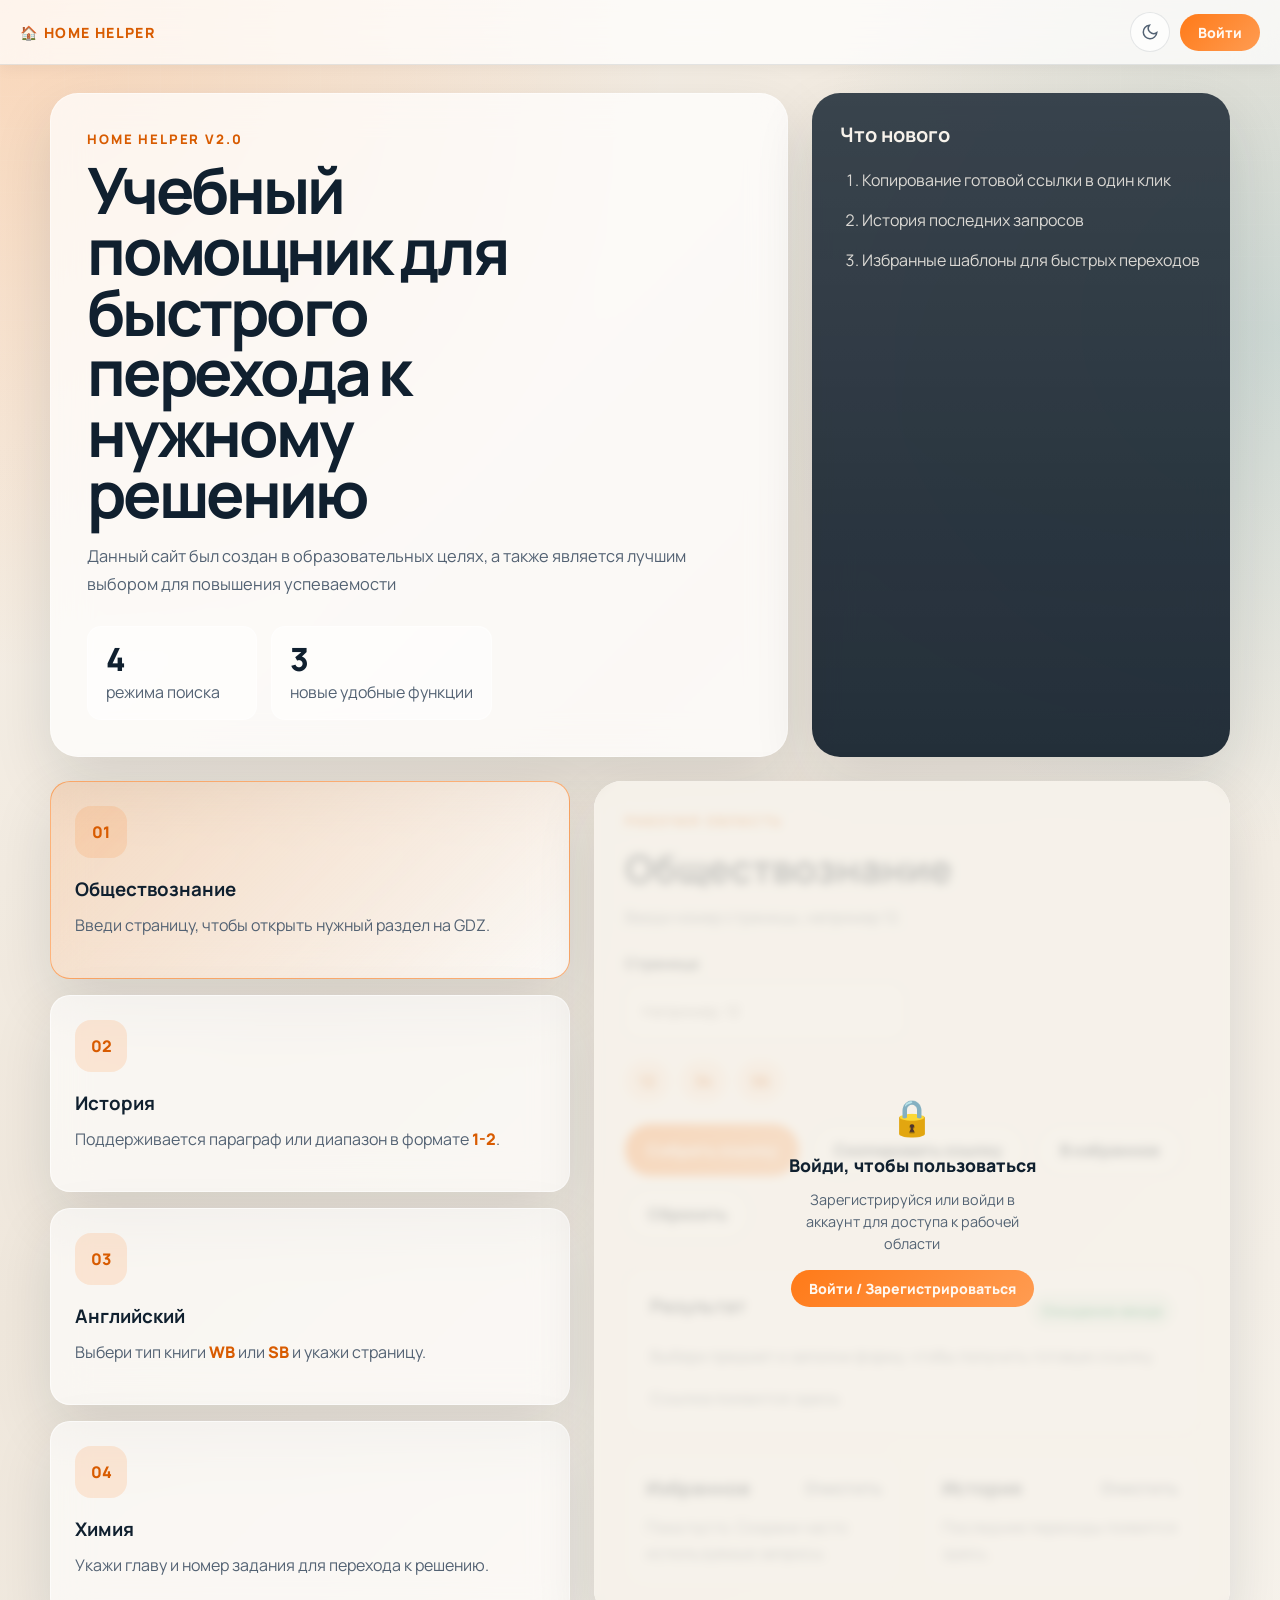
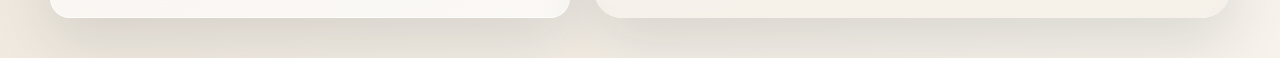
<file: index.html>
<!DOCTYPE html>
<html lang="ru" data-theme="light">
<head>
    <meta charset="UTF-8">
    <meta name="viewport" content="width=device-width, initial-scale=1.0">
    <title>Home Helper</title>
    <link rel="preconnect" href="https://fonts.googleapis.com">
    <link rel="preconnect" href="https://fonts.gstatic.com" crossorigin>
    <link href="https://fonts.googleapis.com/css2?family=Manrope:wght@400;500;700;800&display=swap" rel="stylesheet">
    <link rel="stylesheet" href="style.css">
</head>
<body>

<!-- ── TOPBAR ── -->
<nav class="topbar">
    <span class="topbar__brand">🏠 Home Helper</span>
    <div class="topbar__actions">
        <button class="theme-toggle" id="theme-toggle" aria-label="Переключить тему">
            <svg id="theme-icon" width="18" height="18" viewBox="0 0 24 24" fill="none"
                 stroke="currentColor" stroke-width="2">
                <path d="M21 12.79A9 9 0 1 1 11.21 3 7 7 0 0 0 21 12.79z"/>
            </svg>
        </button>
        <div id="auth-area"></div>
    </div>
</nav>

<!-- ── CONTENT ── -->
<div class="page-shell">
    <header class="hero">
        <div class="hero__content">
            <p class="hero__eyebrow">HOME HELPER v2.0</p>
            <h1>Учебный помощник для быстрого перехода к нужному решению</h1>
            <p class="hero__text">
                Данный сайт был создан в образовательных целях, а также является лучшим
                выбором для повышения успеваемости
            </p>
            <div class="hero__stats">
                <div class="stat-card">
                    <span class="stat-card__value">4</span>
                    <span class="stat-card__label">режима поиска</span>
                </div>
                <div class="stat-card">
                    <span class="stat-card__value">3</span>
                    <span class="stat-card__label">новые удобные функции</span>
                </div>
            </div>
        </div>
        <aside class="hero__panel">
            <h2>Что нового</h2>
            <ol class="command-list">
                <li>Копирование готовой ссылки в один клик</li>
                <li>История последних запросов</li>
                <li>Избранные шаблоны для быстрых переходов</li>
            </ol>
        </aside>
    </header>

    <main class="content-grid">
        <section class="subjects">
            <article class="subject-card subject-card--active" data-mode="1">
                <div class="subject-card__number">01</div>
                <h3>Обществознание</h3>
                <p>Введи страницу, чтобы открыть нужный раздел на GDZ.</p>
            </article>
            <article class="subject-card" data-mode="2">
                <div class="subject-card__number">02</div>
                <h3>История</h3>
                <p>Поддерживается параграф или диапазон в формате <code>1-2</code>.</p>
            </article>
            <article class="subject-card" data-mode="3">
                <div class="subject-card__number">03</div>
                <h3>Английский</h3>
                <p>Выбери тип книги <code>WB</code> или <code>SB</code> и укажи страницу.</p>
            </article>
            <article class="subject-card" data-mode="4">
                <div class="subject-card__number">04</div>
                <h3>Химия</h3>
                <p>Укажи главу и номер задания для перехода к решению.</p>
            </article>
        </section>

        <div class="workspace-wrap">
            <div class="locked-overlay" id="locked-overlay">
                <div class="locked-overlay__icon">🔒</div>
                <div class="locked-overlay__title">Войди, чтобы пользоваться</div>
                <div class="locked-overlay__text">
                    Зарегистрируйся или войди в аккаунт для доступа к рабочей области
                </div>
                <button class="auth-btn" id="locked-login-btn" style="margin-top:4px;">
                    Войти / Зарегистрироваться
                </button>
            </div>

            <section class="workspace">
                <div class="workspace__header">
                    <p class="workspace__label">Рабочая область</p>
                    <h2 id="form-title">Обществознание</h2>
                    <p class="workspace__hint" id="form-hint">Введи номер страницы, например 12.</p>
                </div>

                <form id="helper-form" class="helper-form">
                    <div class="form-layout" id="dynamic-fields">
                        <label class="field">
                            <span>Страница</span>
                            <input type="number" name="page" min="1" placeholder="Например, 12" required>
                        </label>
                    </div>
                    <div class="quick-tips" id="quick-tips"></div>
                    <div class="form-actions">
                        <button type="submit" class="button button--primary">Собрать ссылку</button>
                        <button type="button" class="button button--ghost" id="copy-button">Скопировать ссылку</button>
                        <button type="button" class="button button--ghost" id="favorite-button">В избранное</button>
                        <button type="button" class="button button--ghost" id="reset-button">Сбросить</button>
                    </div>
                </form>

                <section class="result-card" aria-live="polite">
                    <div class="result-card__header">
                        <h3>Результат</h3>
                        <span class="status-badge" id="status-badge">Ожидание ввода</span>
                    </div>
                    <p class="result-card__text" id="result-message">
                        Выбери предмет и заполни форму, чтобы получить готовую ссылку.
                    </p>
                    <a id="result-link" class="result-link result-link--disabled"
                       href="#" target="_blank" rel="noopener noreferrer" aria-disabled="true">
                        Ссылка появится здесь
                    </a>
                </section>

                <section class="storage-grid">
                    <section class="mini-panel">
                        <div class="mini-panel__header">
                            <h3>Избранное</h3>
                            <button type="button" class="text-button" id="clear-favorites-button">Очистить</button>
                        </div>
                        <div class="chip-list" id="favorites-list">
                            <p class="empty-state">Пока пусто. Сохрани часто используемые запросы.</p>
                        </div>
                    </section>
                    <section class="mini-panel">
                        <div class="mini-panel__header">
                            <h3>История</h3>
                            <button type="button" class="text-button" id="clear-history-button">Очистить</button>
                        </div>
                        <div class="history-list" id="history-list">
                            <p class="empty-state">Последние переходы появятся здесь.</p>
                        </div>
                    </section>
                </section>
            </section>
        </div>
    </main>
</div>

<!-- ── AUTH MODAL ── -->
<div class="modal-overlay" id="auth-modal" role="dialog" aria-modal="true" aria-label="Авторизация">
    <div class="modal">
        <button class="modal__close" id="modal-close" aria-label="Закрыть">
            <svg width="16" height="16" viewBox="0 0 24 24" fill="none"
                 stroke="currentColor" stroke-width="2.5">
                <path d="M18 6 6 18M6 6l12 12"/>
            </svg>
        </button>
        <p class="modal__eyebrow">Home Helper v2.0</p>
        <h2 class="modal__title">Добро пожаловать</h2>
        <p class="modal__subtitle">Войди или создай аккаунт, чтобы пользоваться всеми функциями.</p>

        <div class="modal__tabs">
            <button class="modal__tab is-active" data-tab="login">Войти</button>
            <button class="modal__tab" data-tab="register">Регистрация</button>
        </div>

        <div id="tab-login">
            <form class="auth-form" id="login-form" novalidate>
                <div id="login-error" class="auth-error"></div>
                <div class="auth-field">
                    <label for="login-username">Имя пользователя</label>
                    <input type="text" id="login-username" placeholder="Введи логин"
                           autocomplete="username" required>
                </div>
                <div class="auth-field">
                    <label for="login-password">Пароль</label>
                    <input type="password" id="login-password" placeholder="Введи пароль"
                           autocomplete="current-password" required>
                </div>
                <button type="submit" class="auth-submit">Войти</button>
            </form>
        </div>

        <div id="tab-register" style="display:none;">
            <form class="auth-form" id="register-form" novalidate>
                <div id="register-error" class="auth-error"></div>
                <div class="auth-field">
                    <label for="reg-username">Имя пользователя</label>
                    <input type="text" id="reg-username"
                           placeholder="Придумай логин (мин. 3 символа)"
                           autocomplete="username" required>
                </div>
                <div class="auth-field">
                    <label for="reg-password">Пароль</label>
                    <input type="password" id="reg-password"
                           placeholder="Придумай пароль (мин. 6 символов)"
                           autocomplete="new-password" required>
                </div>
                <div class="auth-field">
                    <label for="reg-password2">Повтори пароль</label>
                    <input type="password" id="reg-password2"
                           placeholder="Введи пароль ещё раз"
                           autocomplete="new-password" required>
                </div>
                <button type="submit" class="auth-submit">Зарегистрироваться</button>
            </form>
        </div>
    </div>
</div>

<!-- ── TOAST ── -->
<div class="toast" id="toast" role="status" aria-live="polite"></div>

<!-- ── SCRIPTS ── -->
<script src="db.js"></script>
<script>
// ════════════════════════════════════════
//  THEME
// ════════════════════════════════════════
const html        = document.documentElement;
const themeToggle = document.getElementById("theme-toggle");
const themeIcon   = document.getElementById("theme-icon");
let darkMode      = window.matchMedia("(prefers-color-scheme: dark)").matches;
applyTheme(darkMode);

themeToggle.addEventListener("click", () => { darkMode = !darkMode; applyTheme(darkMode); });

function applyTheme(dark) {
    html.setAttribute("data-theme", dark ? "dark" : "light");
    themeIcon.innerHTML = dark
        ? '<circle cx="12" cy="12" r="5"/><path d="M12 1v2M12 21v2M4.22 4.22l1.42 1.42M18.36 18.36l1.42 1.42M1 12h2M21 12h2M4.22 19.78l1.42-1.42M18.36 5.64l1.42-1.42"/>'
        : '<path d="M21 12.79A9 9 0 1 1 11.21 3 7 7 0 0 0 21 12.79z"/>';
    themeToggle.setAttribute("aria-label", dark ? "Включить светлую тему" : "Включить тёмную тему");
}

// ════════════════════════════════════════
//  AUTH UI
// ════════════════════════════════════════
const authModal      = document.getElementById("auth-modal");
const modalClose     = document.getElementById("modal-close");
const authArea       = document.getElementById("auth-area");
const lockedOverlay  = document.getElementById("locked-overlay");
const lockedLoginBtn = document.getElementById("locked-login-btn");
const toast          = document.getElementById("toast");

const tabs           = document.querySelectorAll(".modal__tab");
const tabLogin       = document.getElementById("tab-login");
const tabRegister    = document.getElementById("tab-register");
const loginForm      = document.getElementById("login-form");
const registerForm   = document.getElementById("register-form");
const loginError     = document.getElementById("login-error");
const registerError  = document.getElementById("register-error");

function openModal(tab = "login") {
    authModal.classList.add("is-open");
    switchTab(tab);
    setTimeout(() => document.getElementById(
        tab === "login" ? "login-username" : "reg-username"
    ).focus(), 50);
}
function closeModal() {
    authModal.classList.remove("is-open");
    loginError.classList.remove("is-visible");
    registerError.classList.remove("is-visible");
    loginForm.reset();
    registerForm.reset();
}
function switchTab(name) {
    tabs.forEach(t => t.classList.toggle("is-active", t.dataset.tab === name));
    tabLogin.style.display    = name === "login"    ? "" : "none";
    tabRegister.style.display = name === "register" ? "" : "none";
}
function showToast(msg) {
    toast.textContent = msg;
    toast.classList.add("is-visible");
    setTimeout(() => toast.classList.remove("is-visible"), 2800);
}

function renderAuthArea() {
    const user = DB.getCurrentUser();
    if (user) {
        authArea.innerHTML = `
            <div class="user-menu">
                <div class="user-badge">
                    <div class="user-badge__avatar">${user[0].toUpperCase()}</div>
                    ${user}
                </div>
                <button class="logout-btn" id="logout-btn">⏻ Выйти</button>
            </div>`;
        document.getElementById("logout-btn").addEventListener("click", doLogout);
        lockedOverlay.classList.remove("is-active");
    } else {
        authArea.innerHTML = `<button class="auth-btn" id="open-auth-btn">Войти</button>`;
        document.getElementById("open-auth-btn").addEventListener("click", () => openModal("login"));
        lockedOverlay.classList.add("is-active");
    }
}

function doLogout() {
    DB.logout();
    renderAuthArea();
    showToast("Ты вышел из аккаунта");
}

tabs.forEach(t => t.addEventListener("click", () => switchTab(t.dataset.tab)));
modalClose.addEventListener("click", closeModal);
authModal.addEventListener("click", e => { if (e.target === authModal) closeModal(); });
lockedLoginBtn.addEventListener("click", () => openModal("login"));

loginForm.addEventListener("submit", e => {
    e.preventDefault();
    const username = document.getElementById("login-username").value.trim();
    const password = document.getElementById("login-password").value;
    const err = DB.login(username, password);
    if (err) {
        loginError.textContent = err;
        loginError.classList.add("is-visible");
    } else {
        loginError.classList.remove("is-visible");
        closeModal();
        renderAuthArea();
        showToast(`Привет, ${DB.getCurrentUser()}! 👋`);
    }
});

registerForm.addEventListener("submit", e => {
    e.preventDefault();
    const username  = document.getElementById("reg-username").value.trim();
    const password  = document.getElementById("reg-password").value;
    const password2 = document.getElementById("reg-password2").value;
    const err = DB.register(username, password, password2);
    if (err) {
        registerError.textContent = err;
        registerError.classList.add("is-visible");
    } else {
        registerError.classList.remove("is-visible");
        closeModal();
        renderAuthArea();
        showToast(`Аккаунт создан! Добро пожаловать, ${DB.getCurrentUser()} 🎉`);
    }
});

renderAuthArea();

// ════════════════════════════════════════
//  MAIN APP
// ════════════════════════════════════════
const subjectCards        = document.querySelectorAll(".subject-card");
const formTitle           = document.getElementById("form-title");
const formHint            = document.getElementById("form-hint");
const dynamicFields       = document.getElementById("dynamic-fields");
const helperForm          = document.getElementById("helper-form");
const resetButton         = document.getElementById("reset-button");
const copyButton          = document.getElementById("copy-button");
const favoriteButton      = document.getElementById("favorite-button");
const clearHistoryButton  = document.getElementById("clear-history-button");
const clearFavButton      = document.getElementById("clear-favorites-button");
const quickTips           = document.getElementById("quick-tips");
const resultMessage       = document.getElementById("result-message");
const resultLink          = document.getElementById("result-link");
const statusBadge         = document.getElementById("status-badge");
const historyList         = document.getElementById("history-list");
const favoritesList       = document.getElementById("favorites-list");

const HIST_KEY = "home-helper-history";
const FAV_KEY  = "home-helper-favorites";

const modes = {
    1: {
        title: "Обществознание",
        hint: "Введи номер страницы, например 12.",
        tips: ["12","34","56"],
        fields: `<label class="field"><span>Страница</span><input type="number" name="page" min="1" placeholder="Например, 12" required></label>`,
        validate(fd) { const p=Number(fd.get("page")); if(!Number.isInteger(p)||p<1) throw new Error("Укажи корректный номер страницы."); },
        buildUrl(fd) { return `https://gdz.ru/class-8/obshhestvoznanie/bogolyubov-gorodeckaya/${fd.get("page")}-s/`; },
        successText: "Ссылка для обществознания готова.",
        describe(fd) { return `Обществознание: стр. ${fd.get("page")}`; },
        applyFavorite(e) { helperForm.elements.namedItem("page").value = e.values.page||""; }
    },
    2: {
        title: "История",
        hint: "Можно вводить один параграф или диапазон, например 1-2.",
        tips: ["1","1-2","7-8"],
        fields: `<label class="field"><span>Параграф или диапазон</span><input type="text" name="range" placeholder="Например, 1-2" required></label>`,
        validate(fd) { if(!/^\d+(-\d+)?$/.test(fd.get("range").trim())) throw new Error("Используй формат 1 или 1-2."); },
        buildUrl(fd) { return `https://reshak.ru/otvet/reshebniki.php?otvet=${encodeURIComponent(fd.get("range").trim())}&predmet=medinsky_torkunov8`; },
        successText: "Ссылка для истории готова.",
        describe(fd) { return `История: ${fd.get("range").trim()}`; },
        applyFavorite(e) { helperForm.elements.namedItem("range").value = e.values.range||""; }
    },
    3: {
        title: "Английский",
        hint: "WB — workbook, SB — student book.",
        tips: ["WB / 45","SB / 12","WB / 76"],
        fields: `
            <label class="field"><span>Тип книги</span>
                <select name="book" required><option value="WB">WB</option><option value="SB">SB</option></select>
            </label>
            <label class="field"><span>Страница</span>
                <input type="number" name="page" min="1" placeholder="Например, 45" required>
            </label>`,
        validate(fd) {
            if(!["WB","SB"].includes(fd.get("book"))) throw new Error("Выбери WB или SB.");
            if(!Number.isInteger(Number(fd.get("page")))||Number(fd.get("page"))<1) throw new Error("Укажи корректный номер страницы.");
        },
        buildUrl(fd) {
            return fd.get("book")==="WB"
                ? `https://gdz.ru/class-8/english/spotlight-workbook/${fd.get("page")}-s/`
                : `https://gdz.ru/class-8/english/reshebnik-spotlight-8-angliyskiy-v-fokuse-vaulina-yu-e/${fd.get("page")}-s/`;
        },
        successText: "Ссылка для английского готова.",
        describe(fd) { return `Английский: ${fd.get("book")} / стр. ${fd.get("page")}`; },
        applyFavorite(e) {
            helperForm.elements.namedItem("book").value = e.values.book||"WB";
            helperForm.elements.namedItem("page").value = e.values.page||"";
        }
    },
    4: {
        title: "Химия",
        hint: "Укажи номер главы и задания, например 3 и 38.",
        tips: ["3 / 38","5 / 12","7 / 41"],
        fields: `
            <label class="field"><span>Глава</span>
                <input type="number" name="chapter" min="1" placeholder="Например, 3" required>
            </label>
            <label class="field"><span>Номер задания</span>
                <input type="number" name="task" min="1" placeholder="Например, 38" required>
            </label>`,
        validate(fd) {
            if(!Number.isInteger(Number(fd.get("chapter")))||Number(fd.get("chapter"))<1
            || !Number.isInteger(Number(fd.get("task")))||Number(fd.get("task"))<1)
                throw new Error("Укажи корректные главу и номер задания.");
        },
        buildUrl(fd) { return `https://gdz.ru/class-8/himiya/sbornik-zadach-po-himii-8-klass-kuznecov/${fd.get("chapter")}-chapter-${fd.get("task")}/`; },
        successText: "Ссылка для химии готова.",
        describe(fd) { return `Химия: гл. ${fd.get("chapter")}, зад. ${fd.get("task")}`; },
        applyFavorite(e) {
            helperForm.elements.namedItem("chapter").value = e.values.chapter||"";
            helperForm.elements.namedItem("task").value    = e.values.task||"";
        }
    }
};

let currentMode = "1";
let lastGeneratedUrl = "";

function getStorage(key) { try { return JSON.parse(localStorage.getItem(key)||"[]"); } catch { return []; } }
function setStorage(key, val) { try { localStorage.setItem(key, JSON.stringify(val)); } catch {} }
function getCurrentFormValues() { return Object.fromEntries(new FormData(helperForm).entries()); }

function setMode(mode) {
    currentMode = String(mode);
    const cfg = modes[mode];
    subjectCards.forEach(c => c.classList.toggle("subject-card--active", c.dataset.mode === String(mode)));
    formTitle.textContent   = cfg.title;
    formHint.textContent    = cfg.hint;
    dynamicFields.innerHTML = cfg.fields;
    renderTips(cfg.tips);
    helperForm.reset();
    resetResult();
}
function renderTips(tips) {
    quickTips.innerHTML = tips.map(t => `<button type="button" class="tip-chip">${t}</button>`).join("");
}
function resetResult() {
    lastGeneratedUrl = "";
    resultMessage.textContent = "Выбери предмет и заполни форму, чтобы получить готовую ссылку.";
    resultLink.textContent = "Ссылка появится здесь";
    resultLink.href = "#";
    resultLink.setAttribute("aria-disabled","true");
    resultLink.classList.add("result-link--disabled");
    statusBadge.textContent = "Ожидание ввода";
}
function showResult(url, text) {
    lastGeneratedUrl = url;
    resultMessage.textContent = text;
    resultLink.textContent = url;
    resultLink.href = url;
    resultLink.setAttribute("aria-disabled","false");
    resultLink.classList.remove("result-link--disabled");
    statusBadge.textContent = "Готово";
}
function saveHistory(entry) {
    const h = getStorage(HIST_KEY).filter(i => i.url !== entry.url).slice(0, 7);
    h.unshift(entry);
    setStorage(HIST_KEY, h.slice(0,8));
    renderHistory();
}
function saveFavorite() {
    const cfg = modes[currentMode];
    const fd  = new FormData(helperForm);
    try { cfg.validate(fd); } catch(err) {
        statusBadge.textContent   = "Ошибка";
        resultMessage.textContent = err.message; return;
    }
    const entry = { id:`${currentMode}-${Date.now()}`, mode: currentMode, label: cfg.describe(fd), values: getCurrentFormValues() };
    const favs  = getStorage(FAV_KEY);
    favs.unshift(entry);
    setStorage(FAV_KEY, favs.slice(0,8));
    renderFavorites();
    statusBadge.textContent   = "Сохранено";
    resultMessage.textContent = "Шаблон добавлен в избранное.";
}
function renderHistory() {
    const h = getStorage(HIST_KEY);
    historyList.innerHTML = h.length
        ? h.map(e => `<button type="button" class="history-item" data-url="${e.url}">
                <span class="history-item__title">${e.label}</span>
                <span class="history-item__url">${e.url}</span>
              </button>`).join("")
        : '<p class="empty-state">Последние переходы появятся здесь.</p>';
}
function renderFavorites() {
    const f = getStorage(FAV_KEY);
    favoritesList.innerHTML = f.length
        ? f.map(e => `<button type="button" class="favorite-chip" data-id="${e.id}">${e.label}</button>`).join("")
        : '<p class="empty-state">Пока пусто. Сохрани часто используемые запросы.</p>';
}
function applyFavoriteById(id) {
    const entry = getStorage(FAV_KEY).find(i => i.id === id);
    if (!entry) return;
    setMode(entry.mode);
    modes[entry.mode].applyFavorite(entry);
    statusBadge.textContent   = "Шаблон загружен";
    resultMessage.textContent = "Данные из избранного подставлены в форму.";
}
async function copyResultLink() {
    if (!lastGeneratedUrl) { statusBadge.textContent="Нет ссылки"; resultMessage.textContent="Сначала собери ссылку."; return; }
    try {
        await navigator.clipboard.writeText(lastGeneratedUrl);
        statusBadge.textContent="Скопировано";
        resultMessage.textContent="Ссылка скопирована в буфер обмена.";
    } catch {
        statusBadge.textContent="Ошибка";
        resultMessage.textContent="Не удалось скопировать ссылку автоматически.";
    }
}
function applyTip(value) {
    if (currentMode==="1") helperForm.elements.namedItem("page").value=value;
    else if (currentMode==="2") helperForm.elements.namedItem("range").value=value;
    else if (currentMode==="3") {
        const [book,page]=value.split("/").map(p=>p.trim());
        helperForm.elements.namedItem("book").value=book;
        helperForm.elements.namedItem("page").value=page;
    } else {
        const [ch,task]=value.split("/").map(p=>p.trim());
        helperForm.elements.namedItem("chapter").value=ch;
        helperForm.elements.namedItem("task").value=task;
    }
}

subjectCards.forEach(c => c.addEventListener("click", () => setMode(c.dataset.mode)));

helperForm.addEventListener("submit", e => {
    e.preventDefault();
    const cfg = modes[currentMode];
    const fd  = new FormData(helperForm);
    try {
        cfg.validate(fd);
        const url = cfg.buildUrl(fd);
        showResult(url, cfg.successText);
        saveHistory({ label: cfg.describe(fd), url, mode: currentMode });
        window.open(url, "_blank", "noopener,noreferrer");
    } catch(err) {
        statusBadge.textContent   = "Ошибка";
        resultMessage.textContent = err.message || "Проверь введённые данные.";
    }
});

resetButton.addEventListener("click", () => { helperForm.reset(); resetResult(); });
copyButton.addEventListener("click", copyResultLink);
favoriteButton.addEventListener("click", saveFavorite);
clearHistoryButton.addEventListener("click", () => { try { localStorage.removeItem(HIST_KEY); } catch {} renderHistory(); });
clearFavButton.addEventListener("click",    () => { try { localStorage.removeItem(FAV_KEY);  } catch {} renderFavorites(); });

quickTips.addEventListener("click", e => {
    const b = e.target.closest(".tip-chip");
    if (b) applyTip(b.textContent.trim());
});
historyList.addEventListener("click", e => {
    const i = e.target.closest(".history-item");
    if (i) window.open(i.dataset.url, "_blank", "noopener,noreferrer");
});
favoritesList.addEventListener("click", e => {
    const i = e.target.closest(".favorite-chip");
    if (i) applyFavoriteById(i.dataset.id);
});
document.addEventListener("keydown", e => {
    if (e.key === "Escape") {
        if (authModal.classList.contains("is-open")) closeModal();
        else { helperForm.reset(); resetResult(); }
    }
});

renderHistory();
renderFavorites();
setMode(currentMode);
</script>
</body>
</html>
</file>
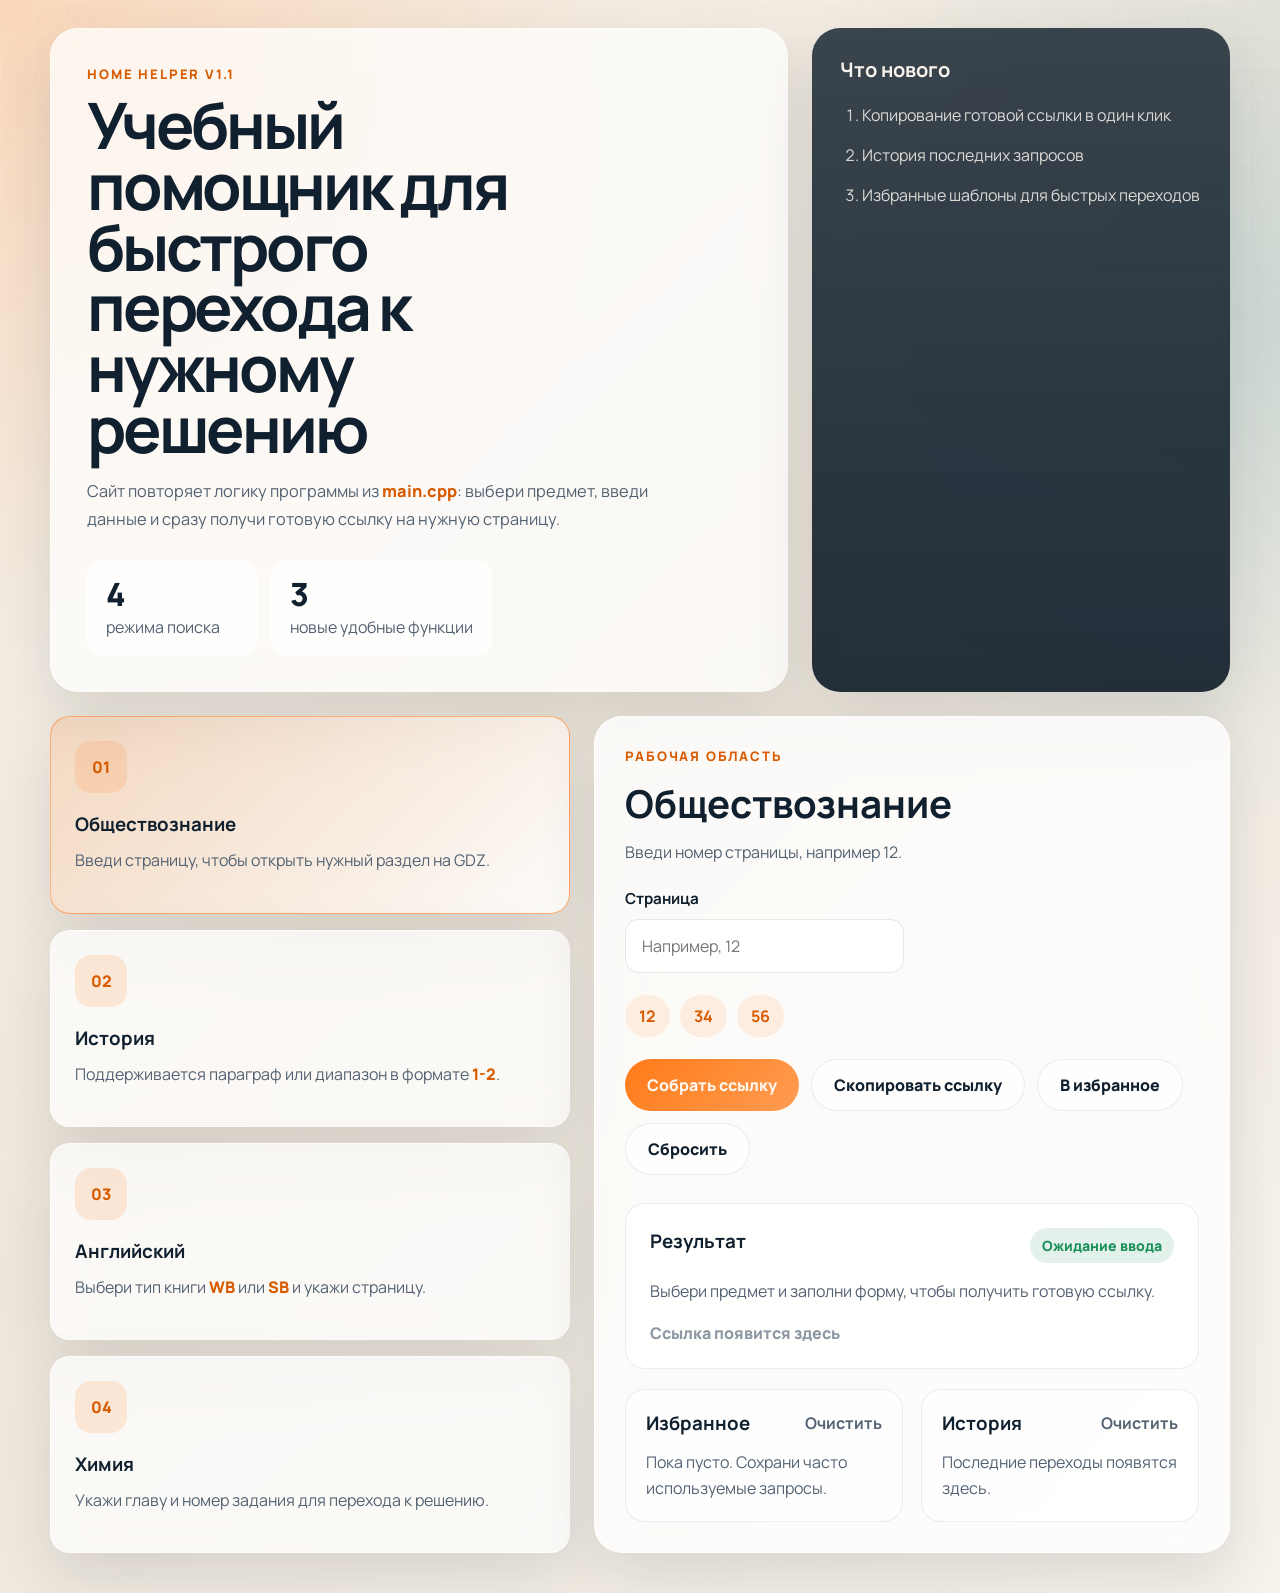
<file: FrontCode/index.html>
<!DOCTYPE html>
<html lang="ru">
<head>
    <meta charset="UTF-8">
    <meta name="viewport" content="width=device-width, initial-scale=1.0">
    <title>Home Helper</title>
    <link rel="preconnect" href="https://fonts.googleapis.com">
    <link rel="preconnect" href="https://fonts.gstatic.com" crossorigin>
    <link href="https://fonts.googleapis.com/css2?family=Manrope:wght@400;500;700;800&display=swap" rel="stylesheet">
    <link rel="stylesheet" href="style.css">
</head>
<body>
    <div class="page-shell">
        <header class="hero">
            <div class="hero__content">
                <p class="hero__eyebrow">HOME HELPER v1.1</p>
                <h1>Учебный помощник для быстрого перехода к нужному решению</h1>
                <p class="hero__text">
                    Сайт повторяет логику программы из <code>main.cpp</code>: выбери предмет, введи данные
                    и сразу получи готовую ссылку на нужную страницу.
                </p>
                <div class="hero__stats">
                    <div class="stat-card">
                        <span class="stat-card__value">4</span>
                        <span class="stat-card__label">режима поиска</span>
                    </div>
                    <div class="stat-card">
                        <span class="stat-card__value">3</span>
                        <span class="stat-card__label">новые удобные функции</span>
                    </div>
                </div>
            </div>
            <aside class="hero__panel">
                <h2>Что нового</h2>
                <ol class="command-list">
                    <li>Копирование готовой ссылки в один клик</li>
                    <li>История последних запросов</li>
                    <li>Избранные шаблоны для быстрых переходов</li>
                </ol>
            </aside>
        </header>

        <main class="content-grid">
            <section class="subjects">
                <article class="subject-card subject-card--active" data-mode="1">
                    <div class="subject-card__number">01</div>
                    <h3>Обществознание</h3>
                    <p>Введи страницу, чтобы открыть нужный раздел на GDZ.</p>
                </article>

                <article class="subject-card" data-mode="2">
                    <div class="subject-card__number">02</div>
                    <h3>История</h3>
                    <p>Поддерживается параграф или диапазон в формате <code>1-2</code>.</p>
                </article>

                <article class="subject-card" data-mode="3">
                    <div class="subject-card__number">03</div>
                    <h3>Английский</h3>
                    <p>Выбери тип книги <code>WB</code> или <code>SB</code> и укажи страницу.</p>
                </article>

                <article class="subject-card" data-mode="4">
                    <div class="subject-card__number">04</div>
                    <h3>Химия</h3>
                    <p>Укажи главу и номер задания для перехода к решению.</p>
                </article>
            </section>

            <section class="workspace">
                <div class="workspace__header">
                    <p class="workspace__label">Рабочая область</p>
                    <h2 id="form-title">Обществознание</h2>
                    <p class="workspace__hint" id="form-hint">Введи номер страницы, например 12.</p>
                </div>

                <form id="helper-form" class="helper-form">
                    <div class="form-layout" id="dynamic-fields">
                        <label class="field">
                            <span>Страница</span>
                            <input type="number" name="page" min="1" placeholder="Например, 12" required>
                        </label>
                    </div>

                    <div class="quick-tips" id="quick-tips"></div>

                    <div class="form-actions">
                        <button type="submit" class="button button--primary">Собрать ссылку</button>
                        <button type="button" class="button button--ghost" id="copy-button">Скопировать ссылку</button>
                        <button type="button" class="button button--ghost" id="favorite-button">В избранное</button>
                        <button type="button" class="button button--ghost" id="reset-button">Сбросить</button>
                    </div>
                </form>

                <section class="result-card" aria-live="polite">
                    <div class="result-card__header">
                        <h3>Результат</h3>
                        <span class="status-badge" id="status-badge">Ожидание ввода</span>
                    </div>

                    <p class="result-card__text" id="result-message">
                        Выбери предмет и заполни форму, чтобы получить готовую ссылку.
                    </p>

                    <a id="result-link" class="result-link result-link--disabled" href="#" target="_blank" rel="noopener noreferrer" aria-disabled="true">
                        Ссылка появится здесь
                    </a>
                </section>

                <section class="storage-grid">
                    <section class="mini-panel">
                        <div class="mini-panel__header">
                            <h3>Избранное</h3>
                            <button type="button" class="text-button" id="clear-favorites-button">Очистить</button>
                        </div>
                        <div class="chip-list" id="favorites-list">
                            <p class="empty-state">Пока пусто. Сохрани часто используемые запросы.</p>
                        </div>
                    </section>

                    <section class="mini-panel">
                        <div class="mini-panel__header">
                            <h3>История</h3>
                            <button type="button" class="text-button" id="clear-history-button">Очистить</button>
                        </div>
                        <div class="history-list" id="history-list">
                            <p class="empty-state">Последние переходы появятся здесь.</p>
                        </div>
                    </section>
                </section>
            </section>
        </main>
    </div>

    <script>
        const subjectCards = document.querySelectorAll(".subject-card");
        const formTitle = document.getElementById("form-title");
        const formHint = document.getElementById("form-hint");
        const dynamicFields = document.getElementById("dynamic-fields");
        const helperForm = document.getElementById("helper-form");
        const resetButton = document.getElementById("reset-button");
        const copyButton = document.getElementById("copy-button");
        const favoriteButton = document.getElementById("favorite-button");
        const clearHistoryButton = document.getElementById("clear-history-button");
        const clearFavoritesButton = document.getElementById("clear-favorites-button");
        const quickTips = document.getElementById("quick-tips");
        const resultMessage = document.getElementById("result-message");
        const resultLink = document.getElementById("result-link");
        const statusBadge = document.getElementById("status-badge");
        const historyList = document.getElementById("history-list");
        const favoritesList = document.getElementById("favorites-list");

        const historyStorageKey = "home-helper-history";
        const favoritesStorageKey = "home-helper-favorites";

        const modes = {
            1: {
                title: "Обществознание",
                hint: "Введи номер страницы, например 12.",
                tips: ["12", "34", "56"],
                fields: `
                    <label class="field">
                        <span>Страница</span>
                        <input type="number" name="page" min="1" placeholder="Например, 12" required>
                    </label>
                `,
                validate(formData) {
                    const page = Number(formData.get("page"));
                    if (!Number.isInteger(page) || page < 1) {
                        throw new Error("Укажи корректный номер страницы.");
                    }
                },
                buildUrl(formData) {
                    const page = formData.get("page");
                    return `https://gdz.ru/class-8/obshhestvoznanie/bogolyubov-gorodeckaya/${page}-s/`;
                },
                successText: "Ссылка для обществознания готова.",
                describe(formData) {
                    return `Обществознание: страница ${formData.get("page")}`;
                },
                applyFavorite(entry) {
                    const input = helperForm.elements.namedItem("page");
                    input.value = entry.values.page || "";
                }
            },
            2: {
                title: "История",
                hint: "Можно вводить один параграф или диапазон, например 1-2.",
                tips: ["1", "1-2", "7-8"],
                fields: `
                    <label class="field">
                        <span>Параграф или диапазон</span>
                        <input type="text" name="range" placeholder="Например, 1-2" required>
                    </label>
                `,
                validate(formData) {
                    const range = formData.get("range").trim();
                    if (!/^\d+(-\d+)?$/.test(range)) {
                        throw new Error("Для истории используй формат 1 или 1-2.");
                    }
                },
                buildUrl(formData) {
                    const range = formData.get("range").trim();
                    return `https://reshak.ru/otvet/reshebniki.php?otvet=${encodeURIComponent(range)}&predmet=medinsky_torkunov8`;
                },
                successText: "Ссылка для истории готова.",
                describe(formData) {
                    return `История: ${formData.get("range").trim()}`;
                },
                applyFavorite(entry) {
                    const input = helperForm.elements.namedItem("range");
                    input.value = entry.values.range || "";
                }
            },
            3: {
                title: "Английский",
                hint: "WB — workbook, SB — student book.",
                tips: ["WB / 45", "SB / 12", "WB / 76"],
                fields: `
                    <label class="field">
                        <span>Тип книги</span>
                        <select name="book" required>
                            <option value="WB">WB</option>
                            <option value="SB">SB</option>
                        </select>
                    </label>
                    <label class="field">
                        <span>Страница</span>
                        <input type="number" name="page" min="1" placeholder="Например, 45" required>
                    </label>
                `,
                validate(formData) {
                    const book = formData.get("book");
                    const page = Number(formData.get("page"));

                    if (!["WB", "SB"].includes(book)) {
                        throw new Error("Выбери WB или SB.");
                    }

                    if (!Number.isInteger(page) || page < 1) {
                        throw new Error("Укажи корректный номер страницы.");
                    }
                },
                buildUrl(formData) {
                    const book = formData.get("book");
                    const page = formData.get("page");

                    if (book === "WB") {
                        return `https://gdz.ru/class-8/english/spotlight-workbook/${page}-s/`;
                    }

                    return `https://gdz.ru/class-8/english/reshebnik-spotlight-8-angliyskiy-v-fokuse-vaulina-yu-e/${page}-s/`;
                },
                successText: "Ссылка для английского готова.",
                describe(formData) {
                    return `Английский: ${formData.get("book")} / страница ${formData.get("page")}`;
                },
                applyFavorite(entry) {
                    const bookInput = helperForm.elements.namedItem("book");
                    const pageInput = helperForm.elements.namedItem("page");
                    bookInput.value = entry.values.book || "WB";
                    pageInput.value = entry.values.page || "";
                }
            },
            4: {
                title: "Химия",
                hint: "Укажи номер главы и задания, например 3 и 38.",
                tips: ["3 / 38", "5 / 12", "7 / 41"],
                fields: `
                    <label class="field">
                        <span>Глава</span>
                        <input type="number" name="chapter" min="1" placeholder="Например, 3" required>
                    </label>
                    <label class="field">
                        <span>Номер задания</span>
                        <input type="number" name="task" min="1" placeholder="Например, 38" required>
                    </label>
                `,
                validate(formData) {
                    const chapter = Number(formData.get("chapter"));
                    const task = Number(formData.get("task"));

                    if (!Number.isInteger(chapter) || chapter < 1 || !Number.isInteger(task) || task < 1) {
                        throw new Error("Укажи корректные главу и номер задания.");
                    }
                },
                buildUrl(formData) {
                    const chapter = formData.get("chapter");
                    const task = formData.get("task");
                    return `https://gdz.ru/class-8/himiya/sbornik-zadach-po-himii-8-klass-kuznecov/${chapter}-chapter-${task}/`;
                },
                successText: "Ссылка для химии готова.",
                describe(formData) {
                    return `Химия: глава ${formData.get("chapter")}, задание ${formData.get("task")}`;
                },
                applyFavorite(entry) {
                    const chapterInput = helperForm.elements.namedItem("chapter");
                    const taskInput = helperForm.elements.namedItem("task");
                    chapterInput.value = entry.values.chapter || "";
                    taskInput.value = entry.values.task || "";
                }
            }
        };

        let currentMode = "1";
        let lastGeneratedUrl = "";

        function getStorage(key) {
            try {
                return JSON.parse(localStorage.getItem(key) || "[]");
            } catch {
                return [];
            }
        }

        function setStorage(key, value) {
            localStorage.setItem(key, JSON.stringify(value));
        }

        function getCurrentFormValues() {
            const formData = new FormData(helperForm);
            return Object.fromEntries(formData.entries());
        }

        function setMode(mode) {
            currentMode = mode;
            const config = modes[mode];

            subjectCards.forEach((card) => {
                card.classList.toggle("subject-card--active", card.dataset.mode === mode);
            });

            formTitle.textContent = config.title;
            formHint.textContent = config.hint;
            dynamicFields.innerHTML = config.fields;
            renderTips(config.tips);
            helperForm.reset();
            resetResult();
        }

        function renderTips(tips) {
            quickTips.innerHTML = tips.map((tip) => `<button type="button" class="tip-chip">${tip}</button>`).join("");
        }

        function resetResult() {
            lastGeneratedUrl = "";
            resultMessage.textContent = "Выбери предмет и заполни форму, чтобы получить готовую ссылку.";
            resultLink.textContent = "Ссылка появится здесь";
            resultLink.href = "#";
            resultLink.setAttribute("aria-disabled", "true");
            resultLink.classList.add("result-link--disabled");
            statusBadge.textContent = "Ожидание ввода";
        }

        function showResult(url, text) {
            lastGeneratedUrl = url;
            resultMessage.textContent = text;
            resultLink.textContent = url;
            resultLink.href = url;
            resultLink.setAttribute("aria-disabled", "false");
            resultLink.classList.remove("result-link--disabled");
            statusBadge.textContent = "Готово";
        }

        function saveHistory(entry) {
            const history = getStorage(historyStorageKey)
                .filter((item) => item.url !== entry.url)
                .slice(0, 7);

            history.unshift(entry);
            setStorage(historyStorageKey, history.slice(0, 8));
            renderHistory();
        }

        function saveFavorite() {
            const config = modes[currentMode];
            const formData = new FormData(helperForm);

            try {
                config.validate(formData);
            } catch (error) {
                statusBadge.textContent = "Ошибка";
                resultMessage.textContent = error.message;
                return;
            }

            const values = getCurrentFormValues();
            const entry = {
                id: `${currentMode}-${Date.now()}`,
                mode: currentMode,
                label: config.describe(formData),
                values
            };

            const favorites = getStorage(favoritesStorageKey);
            favorites.unshift(entry);
            setStorage(favoritesStorageKey, favorites.slice(0, 8));
            renderFavorites();
            statusBadge.textContent = "Сохранено";
            resultMessage.textContent = "Шаблон добавлен в избранное.";
        }

        function renderHistory() {
            const history = getStorage(historyStorageKey);

            if (!history.length) {
                historyList.innerHTML = '<p class="empty-state">Последние переходы появятся здесь.</p>';
                return;
            }

            historyList.innerHTML = history.map((entry) => `
                <button type="button" class="history-item" data-url="${entry.url}">
                    <span class="history-item__title">${entry.label}</span>
                    <span class="history-item__url">${entry.url}</span>
                </button>
            `).join("");
        }

        function renderFavorites() {
            const favorites = getStorage(favoritesStorageKey);

            if (!favorites.length) {
                favoritesList.innerHTML = '<p class="empty-state">Пока пусто. Сохрани часто используемые запросы.</p>';
                return;
            }

            favoritesList.innerHTML = favorites.map((entry) => `
                <button type="button" class="favorite-chip" data-id="${entry.id}">
                    ${entry.label}
                </button>
            `).join("");
        }

        function applyFavoriteById(id) {
            const favorites = getStorage(favoritesStorageKey);
            const entry = favorites.find((item) => item.id === id);

            if (!entry) {
                return;
            }

            setMode(entry.mode);
            modes[entry.mode].applyFavorite(entry);
            statusBadge.textContent = "Шаблон загружен";
            resultMessage.textContent = "Данные из избранного подставлены в форму.";
        }

        async function copyResultLink() {
            if (!lastGeneratedUrl) {
                statusBadge.textContent = "Нет ссылки";
                resultMessage.textContent = "Сначала собери ссылку, потом её можно будет скопировать.";
                return;
            }

            try {
                await navigator.clipboard.writeText(lastGeneratedUrl);
                statusBadge.textContent = "Скопировано";
                resultMessage.textContent = "Ссылка скопирована в буфер обмена.";
            } catch {
                statusBadge.textContent = "Ошибка";
                resultMessage.textContent = "Не удалось скопировать ссылку автоматически.";
            }
        }

        function applyTip(value) {
            if (currentMode === "1") {
                helperForm.elements.namedItem("page").value = value;
            } else if (currentMode === "2") {
                helperForm.elements.namedItem("range").value = value;
            } else if (currentMode === "3") {
                const [book, page] = value.split("/").map((part) => part.trim());
                helperForm.elements.namedItem("book").value = book;
                helperForm.elements.namedItem("page").value = page;
            } else if (currentMode === "4") {
                const [chapter, task] = value.split("/").map((part) => part.trim());
                helperForm.elements.namedItem("chapter").value = chapter;
                helperForm.elements.namedItem("task").value = task;
            }
        }

        subjectCards.forEach((card) => {
            card.addEventListener("click", () => setMode(card.dataset.mode));
        });

        helperForm.addEventListener("submit", (event) => {
            event.preventDefault();
            const config = modes[currentMode];
            const formData = new FormData(helperForm);

            try {
                config.validate(formData);
                const url = config.buildUrl(formData);
                const label = config.describe(formData);
                showResult(url, config.successText);
                saveHistory({ label, url, mode: currentMode });
                window.open(url, "_blank", "noopener,noreferrer");
            } catch (error) {
                statusBadge.textContent = "Ошибка";
                resultMessage.textContent = error.message || "Не удалось сформировать ссылку. Проверь введённые данные.";
            }
        });

        resetButton.addEventListener("click", () => {
            helperForm.reset();
            resetResult();
        });

        copyButton.addEventListener("click", copyResultLink);
        favoriteButton.addEventListener("click", saveFavorite);

        clearHistoryButton.addEventListener("click", () => {
            localStorage.removeItem(historyStorageKey);
            renderHistory();
        });

        clearFavoritesButton.addEventListener("click", () => {
            localStorage.removeItem(favoritesStorageKey);
            renderFavorites();
        });

        quickTips.addEventListener("click", (event) => {
            const button = event.target.closest(".tip-chip");
            if (!button) {
                return;
            }

            applyTip(button.textContent.trim());
        });

        historyList.addEventListener("click", (event) => {
            const item = event.target.closest(".history-item");
            if (!item) {
                return;
            }

            const url = item.dataset.url;
            window.open(url, "_blank", "noopener,noreferrer");
        });

        favoritesList.addEventListener("click", (event) => {
            const item = event.target.closest(".favorite-chip");
            if (!item) {
                return;
            }

            applyFavoriteById(item.dataset.id);
        });

        document.addEventListener("keydown", (event) => {
            if (event.key === "Escape") {
                helperForm.reset();
                resetResult();
            }
        });

        renderHistory();
        renderFavorites();
        setMode(currentMode);
    </script>
</body>
</html>
</file>
<file: style.css>
:root, [data-theme="light"] {
    --bg: #f4efe7;
    --bg-soft: rgba(255,255,255,0.72);
    --panel: rgba(18,31,43,0.92);
    --panel-soft: rgba(255,255,255,0.78);
    --text: #10202f;
    --text-soft: #536273;
    --line: rgba(16,32,47,0.1);
    --accent: #ff7a18;
    --accent-dark: #d85b00;
    --accent-soft: rgba(255,122,24,0.14);
    --success: #1a8f5a;
    --shadow: 0 24px 60px rgba(15,31,45,0.12);
    --radius-xl: 28px;
    --radius-lg: 20px;
    --radius-md: 14px;
    --body-bg:
        radial-gradient(circle at top left, rgba(255,122,24,0.24), transparent 32%),
        radial-gradient(circle at right 20%, rgba(17,124,151,0.16), transparent 28%),
        linear-gradient(135deg, #f8f3eb 0%, #efe7dc 45%, #f7f3ec 100%);
    --modal-bg: #fff;
    --input-bg: rgba(255,255,255,0.88);
    --toast-bg: #10202f;
    --toast-text: #f7f3ec;
}

[data-theme="dark"] {
    --bg: #141210;
    --bg-soft: rgba(30,26,22,0.85);
    --panel: rgba(8,12,18,0.96);
    --panel-soft: rgba(28,24,20,0.9);
    --text: #e8e0d5;
    --text-soft: #8a8078;
    --line: rgba(255,230,200,0.1);
    --accent: #ff8c34;
    --accent-dark: #ffaa60;
    --accent-soft: rgba(255,140,52,0.16);
    --success: #2db57a;
    --shadow: 0 24px 60px rgba(0,0,0,0.5);
    --body-bg:
        radial-gradient(circle at top left, rgba(255,100,10,0.14), transparent 32%),
        radial-gradient(circle at right 20%, rgba(17,90,110,0.12), transparent 28%),
        linear-gradient(135deg, #1a1612 0%, #131008 45%, #1c1710 100%);
    --modal-bg: #1e1a16;
    --input-bg: rgba(40,34,28,0.9);
    --toast-bg: #ff8c34;
    --toast-text: #1a1208;
}

/* ── BASE ── */
*, *::before, *::after { box-sizing: border-box; margin: 0; padding: 0; }
html { scroll-behavior: smooth; }

body {
    min-height: 100vh;
    font-family: "Manrope", sans-serif;
    color: var(--text);
    background: var(--body-bg);
    transition: background 0.35s ease, color 0.35s ease;
}

body::before {
    content: "";
    position: fixed; inset: 0;
    background-image:
        linear-gradient(rgba(255,255,255,0.08) 1px, transparent 1px),
        linear-gradient(90deg, rgba(255,255,255,0.08) 1px, transparent 1px);
    background-size: 32px 32px;
    mask-image: linear-gradient(to bottom, rgba(0,0,0,0.5), transparent 90%);
    pointer-events: none;
}

code { font-family: inherit; font-weight: 800; color: var(--accent-dark); }

/* ── TOPBAR ── */
.topbar {
    position: sticky; top: 0; z-index: 100;
    display: flex; align-items: center; justify-content: space-between;
    padding: 12px 20px;
    background: var(--bg-soft);
    backdrop-filter: blur(20px);
    -webkit-backdrop-filter: blur(20px);
    border-bottom: 1px solid var(--line);
    box-shadow: 0 2px 16px rgba(0,0,0,0.06);
}

.topbar__brand {
    font-size: 0.88rem; font-weight: 800;
    letter-spacing: 0.1em; text-transform: uppercase;
    color: var(--accent-dark);
}

.topbar__actions { display: flex; align-items: center; gap: 10px; }

/* ── THEME TOGGLE ── */
.theme-toggle {
    display: flex; align-items: center; justify-content: center;
    width: 40px; height: 40px;
    border: 1px solid var(--line); border-radius: 999px;
    background: var(--bg-soft); color: var(--text-soft);
    cursor: pointer;
    transition: background 0.2s, border-color 0.2s, transform 0.2s;
}
.theme-toggle:hover {
    background: var(--accent-soft);
    border-color: var(--accent);
    color: var(--accent-dark);
    transform: scale(1.08);
}
.theme-toggle svg { display: block; pointer-events: none; }

/* ── AUTH BUTTON ── */
.auth-btn {
    display: flex; align-items: center; gap: 7px;
    padding: 9px 18px; border: 0; border-radius: 999px;
    background: linear-gradient(135deg, var(--accent), #ff9c52);
    color: #fff8f0;
    font: inherit; font-weight: 800; font-size: 0.88rem;
    cursor: pointer;
    transition: transform 0.18s, opacity 0.18s;
}
.auth-btn:hover { transform: translateY(-2px); opacity: 0.92; }

/* ── USER MENU (badge + logout below) ── */
.user-menu {
    display: flex; flex-direction: column; align-items: flex-end; gap: 5px;
}

.user-badge {
    display: flex; align-items: center; gap: 8px;
    padding: 6px 14px; border-radius: 999px;
    background: var(--accent-soft);
    border: 1px solid rgba(255,122,24,0.3);
    font-weight: 700; font-size: 0.85rem;
    color: var(--accent-dark);
}
.user-badge__avatar {
    width: 28px; height: 28px; border-radius: 50%;
    background: linear-gradient(135deg, var(--accent), #ff9c52);
    display: flex; align-items: center; justify-content: center;
    color: #fff; font-size: 0.78rem; font-weight: 800;
}

.logout-btn {
    padding: 4px 12px; border-radius: 999px;
    border: 1px solid var(--line);
    background: transparent;
    color: var(--text-soft);
    font: inherit; font-size: 0.78rem; font-weight: 700;
    cursor: pointer;
    transition: background 0.18s, color 0.18s, border-color 0.18s;
    align-self: flex-end;
}
.logout-btn:hover {
    background: rgba(200,30,30,0.08);
    color: #c0392b;
    border-color: rgba(200,30,30,0.25);
}

/* ── MODAL ── */
.modal-overlay {
    position: fixed; inset: 0; z-index: 200;
    background: rgba(10,20,30,0.5);
    backdrop-filter: blur(6px);
    -webkit-backdrop-filter: blur(6px);
    display: flex; align-items: center; justify-content: center;
    opacity: 0; pointer-events: none;
    transition: opacity 0.25s ease;
}
.modal-overlay.is-open { opacity: 1; pointer-events: all; }

.modal {
    position: relative;
    width: min(440px, calc(100vw - 32px));
    background: var(--modal-bg);
    border-radius: var(--radius-xl);
    padding: 36px;
    box-shadow: 0 32px 80px rgba(0,0,0,0.22);
    border: 1px solid var(--line);
    transform: translateY(24px) scale(0.97);
    transition: transform 0.28s cubic-bezier(0.16,1,0.3,1);
}
.modal-overlay.is-open .modal { transform: translateY(0) scale(1); }

.modal__close {
    position: absolute; top: 16px; right: 16px;
    width: 36px; height: 36px; border-radius: 50%;
    border: 1px solid var(--line);
    background: var(--bg-soft);
    color: var(--text-soft);
    cursor: pointer;
    display: flex; align-items: center; justify-content: center;
    transition: background 0.18s;
}
.modal__close:hover { background: var(--accent-soft); }

.modal__eyebrow {
    font-size: 0.78rem; font-weight: 800;
    letter-spacing: 0.14em; text-transform: uppercase;
    color: var(--accent-dark); margin-bottom: 8px;
}
.modal__title { font-size: 1.6rem; font-weight: 800; line-height: 1.15; }
.modal__subtitle { color: var(--text-soft); margin-top: 6px; font-size: 0.92rem; line-height: 1.6; }

.modal__tabs {
    display: flex; gap: 4px;
    margin: 20px 0;
    background: var(--line);
    border-radius: 12px; padding: 4px;
}
.modal__tab {
    flex: 1; padding: 9px; border: 0; border-radius: 10px;
    background: transparent;
    font: inherit; font-weight: 700; font-size: 0.88rem;
    color: var(--text-soft); cursor: pointer;
    transition: background 0.18s, color 0.18s;
}
.modal__tab.is-active {
    background: var(--modal-bg); color: var(--accent-dark);
    box-shadow: 0 2px 8px rgba(0,0,0,0.08);
}

.auth-form { display: grid; gap: 16px; }
.auth-field { display: grid; gap: 7px; }
.auth-field label { font-size: 0.88rem; font-weight: 700; color: var(--text); }
.auth-field input {
    width: 100%; padding: 13px 16px;
    border: 1.5px solid var(--line); border-radius: 12px;
    background: var(--input-bg); color: var(--text);
    font: inherit; font-size: 0.95rem;
    transition: border-color 0.2s, box-shadow 0.2s;
}
.auth-field input:focus {
    outline: none;
    border-color: rgba(255,122,24,0.72);
    box-shadow: 0 0 0 4px rgba(255,122,24,0.12);
}
.auth-field input::placeholder { color: var(--text-soft); opacity: 0.6; }

.auth-submit {
    margin-top: 4px; padding: 14px; border: 0; border-radius: 999px;
    background: linear-gradient(135deg, var(--accent), #ff9c52);
    color: #fff8f0;
    font: inherit; font-weight: 800; font-size: 1rem;
    cursor: pointer;
    transition: transform 0.18s, opacity 0.18s;
}
.auth-submit:hover { transform: translateY(-2px); opacity: 0.92; }

.auth-error {
    padding: 10px 14px; border-radius: 10px;
    background: rgba(200,30,30,0.09);
    color: #c0392b; font-size: 0.88rem; font-weight: 700;
    display: none;
}
.auth-error.is-visible { display: block; }

/* ── TOAST ── */
.toast {
    position: fixed; bottom: 24px; left: 50%;
    transform: translateX(-50%) translateY(16px);
    z-index: 300;
    padding: 12px 22px; border-radius: 999px;
    background: var(--toast-bg); color: var(--toast-text);
    font-weight: 700; font-size: 0.9rem;
    box-shadow: 0 8px 24px rgba(0,0,0,0.2);
    opacity: 0; pointer-events: none;
    transition: opacity 0.22s, transform 0.22s;
}
.toast.is-visible { opacity: 1; transform: translateX(-50%) translateY(0); }

/* ── MAIN LAYOUT ── */
.page-shell {
    width: min(1180px, calc(100% - 32px));
    margin: 0 auto; padding: 28px 0 40px;
}

.hero {
    display: grid; grid-template-columns: 1.5fr 0.85fr;
    gap: 24px; align-items: stretch; margin-bottom: 24px;
}

.hero__content, .hero__panel, .workspace, .subject-card {
    backdrop-filter: blur(18px);
    -webkit-backdrop-filter: blur(18px);
}

.hero__content {
    padding: 36px; border-radius: var(--radius-xl);
    background: var(--bg-soft);
    border: 1px solid rgba(255,255,255,0.44);
    box-shadow: var(--shadow);
}

.hero__eyebrow, .workspace__label {
    margin: 0 0 12px; font-size: 0.82rem; font-weight: 800;
    letter-spacing: 0.14em; text-transform: uppercase;
    color: var(--accent-dark);
}

.hero h1 {
    margin: 0; max-width: 12ch;
    font-size: clamp(2.4rem, 5vw, 4.6rem);
    line-height: 0.95; letter-spacing: -0.05em;
}

.hero__text { max-width: 620px; margin: 18px 0 0; font-size: 1.02rem; line-height: 1.7; color: var(--text-soft); }

.hero__stats { display: flex; flex-wrap: wrap; gap: 14px; margin-top: 28px; }

.stat-card {
    min-width: 170px; padding: 16px 18px; border-radius: var(--radius-md);
    background: rgba(255,255,255,0.54);
    border: 1px solid rgba(255,255,255,0.5);
}
[data-theme="dark"] .stat-card { background: rgba(255,255,255,0.06); border-color: rgba(255,255,255,0.08); }

.stat-card__value { display: block; font-size: 2rem; font-weight: 800; line-height: 1; }
.stat-card__label { display: block; margin-top: 6px; color: var(--text-soft); }

.hero__panel {
    padding: 28px; border-radius: var(--radius-xl);
    color: #f7f2eb;
    background: linear-gradient(180deg, rgba(255,255,255,0.1), transparent), var(--panel);
    box-shadow: var(--shadow);
}
.hero__panel h2 { margin: 0 0 20px; font-size: 1.25rem; }
.command-list { margin: 0; padding-left: 22px; display: grid; gap: 16px; color: rgba(247,242,235,0.86); line-height: 1.5; }

.content-grid { display: grid; grid-template-columns: 0.9fr 1.1fr; gap: 24px; }
.subjects { display: grid; gap: 16px; }

.subject-card {
    padding: 24px; border-radius: var(--radius-lg);
    background: rgba(255,255,255,0.62);
    border: 1px solid rgba(255,255,255,0.6);
    box-shadow: var(--shadow); cursor: pointer;
    transition: transform 0.2s ease, border-color 0.2s ease, background 0.2s ease;
}
[data-theme="dark"] .subject-card { background: rgba(255,255,255,0.05); border-color: rgba(255,255,255,0.08); }
.subject-card:hover { transform: translateY(-4px); border-color: rgba(255,122,24,0.5); }

.subject-card--active {
    background: linear-gradient(135deg, rgba(255,122,24,0.16), rgba(255,255,255,0.74));
    border-color: rgba(255,122,24,0.55);
}
[data-theme="dark"] .subject-card--active { background: linear-gradient(135deg, rgba(255,122,24,0.18), rgba(30,24,18,0.8)); }

.subject-card__number {
    display: inline-flex; align-items: center; justify-content: center;
    width: 52px; height: 52px; margin-bottom: 18px;
    border-radius: 16px; background: var(--accent-soft);
    color: var(--accent-dark); font-weight: 800;
}
.subject-card h3, .workspace__header h2, .result-card__header h3 { margin: 0 0 10px; }
.subject-card p, .result-card__text { margin: 0; line-height: 1.65; color: var(--text-soft); }

/* ── WORKSPACE ── */
.workspace-wrap { position: relative; }

.workspace {
    padding: 30px; border-radius: var(--radius-xl);
    background: var(--panel-soft);
    border: 1px solid rgba(255,255,255,0.52);
    box-shadow: var(--shadow);
}
[data-theme="dark"] .workspace { border-color: rgba(255,255,255,0.07); }
.workspace__header { margin-bottom: 22px; }
.workspace__header h2 { font-size: clamp(1.7rem, 3vw, 2.4rem); }
.workspace__hint { margin: 10px 0 0; color: var(--text-soft); line-height: 1.6; }

/* ── LOCKED OVERLAY ── */
.locked-overlay {
    position: absolute; inset: 0; z-index: 10;
    background: rgba(244,239,231,0.8);
    backdrop-filter: blur(5px);
    -webkit-backdrop-filter: blur(5px);
    border-radius: var(--radius-xl);
    display: flex; flex-direction: column;
    align-items: center; justify-content: center;
    gap: 12px; text-align: center; padding: 24px;
    opacity: 0; pointer-events: none;
    transition: opacity 0.25s;
}
[data-theme="dark"] .locked-overlay { background: rgba(20,18,14,0.85); }
.locked-overlay.is-active { opacity: 1; pointer-events: all; }
.locked-overlay__icon { font-size: 2.2rem; }
.locked-overlay__title { font-size: 1.1rem; font-weight: 800; }
.locked-overlay__text { color: var(--text-soft); font-size: 0.9rem; max-width: 26ch; line-height: 1.5; }

/* ── FORM ── */
.helper-form { display: grid; gap: 22px; }
.form-layout { display: grid; grid-template-columns: repeat(2, minmax(0,1fr)); gap: 16px; }
.field { display: grid; gap: 10px; }
.field span { font-size: 0.95rem; font-weight: 700; }

.field input, .field select {
    width: 100%; padding: 15px 16px;
    border: 1px solid var(--line); border-radius: 14px;
    background: var(--input-bg); color: var(--text);
    font: inherit;
    transition: border-color 0.2s, box-shadow 0.2s;
}
.field input:focus, .field select:focus {
    outline: none;
    border-color: rgba(255,122,24,0.72);
    box-shadow: 0 0 0 4px rgba(255,122,24,0.12);
}

.form-actions { display: flex; flex-wrap: wrap; gap: 12px; }
.quick-tips { display: flex; flex-wrap: wrap; gap: 10px; }
.tip-chip, .favorite-chip, .history-item, .text-button { font: inherit; }

.tip-chip, .favorite-chip {
    border: 0; border-radius: 999px; padding: 10px 14px;
    background: var(--accent-soft); color: var(--accent-dark);
    font-weight: 700; cursor: pointer;
    transition: transform 0.18s, background 0.18s;
}
.tip-chip:hover, .favorite-chip:hover { transform: translateY(-2px); background: rgba(255,122,24,0.22); }

.button {
    border: 0; border-radius: 999px; padding: 14px 22px;
    font: inherit; font-weight: 800; cursor: pointer;
    transition: transform 0.18s, opacity 0.18s, background 0.18s;
}
.button:hover { transform: translateY(-2px); }
.button--primary { color: #fff8f0; background: linear-gradient(135deg, var(--accent), #ff9c52); }
.button--ghost {
    color: var(--text); background: rgba(255,255,255,0.6);
    border: 1px solid var(--line);
}
[data-theme="dark"] .button--ghost { background: rgba(255,255,255,0.07); }

/* ── RESULT ── */
.result-card {
    margin-top: 28px; padding: 24px; border-radius: var(--radius-lg);
    background: rgba(255,255,255,0.72);
    border: 1px solid rgba(16,32,47,0.08);
}
[data-theme="dark"] .result-card { background: rgba(255,255,255,0.05); border-color: rgba(255,255,255,0.08); }
.result-card__header { display: flex; align-items: center; justify-content: space-between; gap: 16px; margin-bottom: 14px; }
.status-badge {
    padding: 8px 12px; border-radius: 999px;
    background: rgba(26,143,90,0.12); color: var(--success);
    font-size: 0.88rem; font-weight: 800;
}
.result-link {
    display: inline-flex; align-items: center; margin-top: 18px;
    max-width: 100%; color: var(--accent-dark);
    text-decoration: none; font-weight: 800; word-break: break-all;
}
.result-link:hover { text-decoration: underline; }
.result-link--disabled { pointer-events: none; color: #8d98a3; text-decoration: none; }

/* ── STORAGE ── */
.storage-grid { display: grid; grid-template-columns: repeat(2, minmax(0,1fr)); gap: 18px; margin-top: 20px; }
.mini-panel {
    padding: 20px; border-radius: var(--radius-lg);
    background: rgba(255,255,255,0.62);
    border: 1px solid rgba(16,32,47,0.06);
}
[data-theme="dark"] .mini-panel { background: rgba(255,255,255,0.04); border-color: rgba(255,255,255,0.07); }
.mini-panel__header { display: flex; align-items: center; justify-content: space-between; gap: 12px; margin-bottom: 14px; }
.mini-panel__header h3 { margin: 0; }
.text-button { padding: 0; border: 0; background: transparent; color: var(--text-soft); font-weight: 700; cursor: pointer; }
.chip-list, .history-list { display: grid; gap: 10px; }

.history-item {
    display: grid; gap: 6px; width: 100%; padding: 14px;
    border: 0; border-radius: 16px;
    background: rgba(16,32,47,0.05);
    text-align: left; cursor: pointer;
    transition: transform 0.18s, background 0.18s;
}
[data-theme="dark"] .history-item { background: rgba(255,255,255,0.05); }
.history-item:hover { background: rgba(16,32,47,0.09); }
[data-theme="dark"] .history-item:hover { background: rgba(255,255,255,0.09); }
.history-item__title { font-weight: 800; color: var(--text); }
.history-item__url { color: var(--text-soft); font-size: 0.9rem; word-break: break-all; }
.empty-state { margin: 0; color: var(--text-soft); line-height: 1.6; }

/* ── RESPONSIVE ── */
@media (max-width: 980px) {
    .hero, .content-grid { grid-template-columns: 1fr; }
    .hero h1 { max-width: none; }
}
@media (max-width: 720px) {
    .page-shell { width: min(100% - 20px, 1180px); padding: 16px 0 24px; }
    .hero__content, .hero__panel, .workspace, .subject-card, .result-card { padding: 20px; }
    .form-layout { grid-template-columns: 1fr; }
    .storage-grid { grid-template-columns: 1fr; }
    .form-actions, .result-card__header { flex-direction: column; align-items: stretch; }
    .button { width: 100%; }
    .topbar { padding: 10px 14px; }
    .user-menu { gap: 4px; }
}
</file>
<file: FrontCode/style.css>
:root {
    --bg: #f4efe7;
    --bg-soft: rgba(255, 255, 255, 0.72);
    --panel: rgba(18, 31, 43, 0.92);
    --panel-soft: rgba(255, 255, 255, 0.78);
    --text: #10202f;
    --text-soft: #536273;
    --line: rgba(16, 32, 47, 0.1);
    --accent: #ff7a18;
    --accent-dark: #d85b00;
    --accent-soft: rgba(255, 122, 24, 0.14);
    --success: #1a8f5a;
    --shadow: 0 24px 60px rgba(15, 31, 45, 0.12);
    --radius-xl: 28px;
    --radius-lg: 20px;
    --radius-md: 14px;
}

* {
    box-sizing: border-box;
}

html {
    scroll-behavior: smooth;
}

body {
    margin: 0;
    min-height: 100vh;
    font-family: "Manrope", sans-serif;
    color: var(--text);
    background:
        radial-gradient(circle at top left, rgba(255, 122, 24, 0.24), transparent 32%),
        radial-gradient(circle at right 20%, rgba(17, 124, 151, 0.16), transparent 28%),
        linear-gradient(135deg, #f8f3eb 0%, #efe7dc 45%, #f7f3ec 100%);
}

body::before {
    content: "";
    position: fixed;
    inset: 0;
    background-image:
        linear-gradient(rgba(255, 255, 255, 0.16) 1px, transparent 1px),
        linear-gradient(90deg, rgba(255, 255, 255, 0.16) 1px, transparent 1px);
    background-size: 32px 32px;
    mask-image: linear-gradient(to bottom, rgba(0, 0, 0, 0.75), transparent 90%);
    pointer-events: none;
}

code {
    font-family: inherit;
    font-weight: 800;
    color: var(--accent-dark);
}

.page-shell {
    width: min(1180px, calc(100% - 32px));
    margin: 0 auto;
    padding: 28px 0 40px;
}

.hero {
    display: grid;
    grid-template-columns: 1.5fr 0.85fr;
    gap: 24px;
    align-items: stretch;
    margin-bottom: 24px;
}

.hero__content,
.hero__panel,
.workspace,
.subject-card {
    backdrop-filter: blur(18px);
    -webkit-backdrop-filter: blur(18px);
}

.hero__content {
    padding: 36px;
    border-radius: var(--radius-xl);
    background: var(--bg-soft);
    border: 1px solid rgba(255, 255, 255, 0.66);
    box-shadow: var(--shadow);
}

.hero__eyebrow,
.workspace__label {
    margin: 0 0 12px;
    font-size: 0.82rem;
    font-weight: 800;
    letter-spacing: 0.14em;
    text-transform: uppercase;
    color: var(--accent-dark);
}

.hero h1 {
    margin: 0;
    max-width: 12ch;
    font-size: clamp(2.4rem, 5vw, 4.6rem);
    line-height: 0.95;
    letter-spacing: -0.05em;
}

.hero__text {
    max-width: 620px;
    margin: 18px 0 0;
    font-size: 1.02rem;
    line-height: 1.7;
    color: var(--text-soft);
}

.hero__stats {
    display: flex;
    flex-wrap: wrap;
    gap: 14px;
    margin-top: 28px;
}

.stat-card {
    min-width: 170px;
    padding: 16px 18px;
    border-radius: var(--radius-md);
    background: rgba(255, 255, 255, 0.74);
    border: 1px solid rgba(255, 255, 255, 0.7);
}

.stat-card__value {
    display: block;
    font-size: 2rem;
    font-weight: 800;
    line-height: 1;
}

.stat-card__label {
    display: block;
    margin-top: 6px;
    color: var(--text-soft);
}

.hero__panel {
    padding: 28px;
    border-radius: var(--radius-xl);
    color: #f7f2eb;
    background:
        linear-gradient(180deg, rgba(255, 255, 255, 0.1), transparent),
        var(--panel);
    box-shadow: var(--shadow);
}

.hero__panel h2 {
    margin: 0 0 20px;
    font-size: 1.25rem;
}

.command-list {
    margin: 0;
    padding-left: 22px;
    display: grid;
    gap: 16px;
    color: rgba(247, 242, 235, 0.86);
    line-height: 1.5;
}

.content-grid {
    display: grid;
    grid-template-columns: 0.9fr 1.1fr;
    gap: 24px;
}

.subjects {
    display: grid;
    gap: 16px;
}

.subject-card {
    padding: 24px;
    border-radius: var(--radius-lg);
    background: rgba(255, 255, 255, 0.72);
    border: 1px solid rgba(255, 255, 255, 0.74);
    box-shadow: var(--shadow);
    cursor: pointer;
    transition: transform 0.2s ease, border-color 0.2s ease, background 0.2s ease;
}

.subject-card:hover {
    transform: translateY(-4px);
    border-color: rgba(255, 122, 24, 0.5);
}

.subject-card--active {
    background: linear-gradient(135deg, rgba(255, 122, 24, 0.16), rgba(255, 255, 255, 0.84));
    border-color: rgba(255, 122, 24, 0.55);
}

.subject-card__number {
    display: inline-flex;
    align-items: center;
    justify-content: center;
    width: 52px;
    height: 52px;
    margin-bottom: 18px;
    border-radius: 16px;
    background: var(--accent-soft);
    color: var(--accent-dark);
    font-weight: 800;
}

.subject-card h3,
.workspace__header h2,
.result-card__header h3 {
    margin: 0 0 10px;
}

.subject-card p,
.result-card__text {
    margin: 0;
    line-height: 1.65;
    color: var(--text-soft);
}

.workspace {
    padding: 30px;
    border-radius: var(--radius-xl);
    background: var(--panel-soft);
    border: 1px solid rgba(255, 255, 255, 0.72);
    box-shadow: var(--shadow);
}

.workspace__header {
    margin-bottom: 22px;
}

.workspace__header h2 {
    font-size: clamp(1.7rem, 3vw, 2.4rem);
}

.workspace__hint {
    margin: 10px 0 0;
    color: var(--text-soft);
    line-height: 1.6;
}

.helper-form {
    display: grid;
    gap: 22px;
}

.form-layout {
    display: grid;
    grid-template-columns: repeat(2, minmax(0, 1fr));
    gap: 16px;
}

.field {
    display: grid;
    gap: 10px;
}

.field span {
    font-size: 0.95rem;
    font-weight: 700;
}

.field input,
.field select {
    width: 100%;
    padding: 15px 16px;
    border: 1px solid var(--line);
    border-radius: 14px;
    background: rgba(255, 255, 255, 0.88);
    color: var(--text);
    font: inherit;
    transition: border-color 0.2s ease, box-shadow 0.2s ease;
}

.field input:focus,
.field select:focus {
    outline: none;
    border-color: rgba(255, 122, 24, 0.72);
    box-shadow: 0 0 0 4px rgba(255, 122, 24, 0.12);
}

.form-actions {
    display: flex;
    flex-wrap: wrap;
    gap: 12px;
}

.quick-tips {
    display: flex;
    flex-wrap: wrap;
    gap: 10px;
}

.tip-chip,
.favorite-chip,
.history-item,
.text-button {
    font: inherit;
}

.tip-chip,
.favorite-chip {
    border: 0;
    border-radius: 999px;
    padding: 10px 14px;
    background: rgba(255, 122, 24, 0.1);
    color: var(--accent-dark);
    font-weight: 700;
    cursor: pointer;
    transition: transform 0.18s ease, background 0.18s ease;
}

.tip-chip:hover,
.favorite-chip:hover,
.history-item:hover,
.text-button:hover {
    transform: translateY(-2px);
}

.tip-chip:hover,
.favorite-chip:hover {
    background: rgba(255, 122, 24, 0.18);
}

.button {
    border: 0;
    border-radius: 999px;
    padding: 14px 22px;
    font: inherit;
    font-weight: 800;
    cursor: pointer;
    transition: transform 0.18s ease, opacity 0.18s ease, background 0.18s ease;
}

.button:hover {
    transform: translateY(-2px);
}

.button--primary {
    color: #fff8f0;
    background: linear-gradient(135deg, var(--accent), #ff9c52);
}

.button--ghost {
    color: var(--text);
    background: rgba(255, 255, 255, 0.7);
    border: 1px solid rgba(16, 32, 47, 0.08);
}

.result-card {
    margin-top: 28px;
    padding: 24px;
    border-radius: var(--radius-lg);
    background: rgba(255, 255, 255, 0.82);
    border: 1px solid rgba(16, 32, 47, 0.08);
}

.result-card__header {
    display: flex;
    align-items: center;
    justify-content: space-between;
    gap: 16px;
    margin-bottom: 14px;
}

.status-badge {
    padding: 8px 12px;
    border-radius: 999px;
    background: rgba(26, 143, 90, 0.12);
    color: var(--success);
    font-size: 0.88rem;
    font-weight: 800;
}

.result-link {
    display: inline-flex;
    align-items: center;
    margin-top: 18px;
    max-width: 100%;
    color: var(--accent-dark);
    text-decoration: none;
    font-weight: 800;
    word-break: break-all;
}

.result-link:hover {
    text-decoration: underline;
}

.result-link--disabled {
    pointer-events: none;
    color: #8d98a3;
    text-decoration: none;
}

.storage-grid {
    display: grid;
    grid-template-columns: repeat(2, minmax(0, 1fr));
    gap: 18px;
    margin-top: 20px;
}

.mini-panel {
    padding: 20px;
    border-radius: var(--radius-lg);
    background: rgba(255, 255, 255, 0.72);
    border: 1px solid rgba(16, 32, 47, 0.08);
}

.mini-panel__header {
    display: flex;
    align-items: center;
    justify-content: space-between;
    gap: 12px;
    margin-bottom: 14px;
}

.mini-panel__header h3 {
    margin: 0;
}

.text-button {
    padding: 0;
    border: 0;
    background: transparent;
    color: var(--text-soft);
    font-weight: 700;
    cursor: pointer;
}

.chip-list,
.history-list {
    display: grid;
    gap: 10px;
}

.history-item {
    display: grid;
    gap: 6px;
    width: 100%;
    padding: 14px;
    border: 0;
    border-radius: 16px;
    background: rgba(16, 32, 47, 0.05);
    text-align: left;
    cursor: pointer;
    transition: transform 0.18s ease, background 0.18s ease;
}

.history-item:hover {
    background: rgba(16, 32, 47, 0.08);
}

.history-item__title {
    font-weight: 800;
    color: var(--text);
}

.history-item__url {
    color: var(--text-soft);
    font-size: 0.9rem;
    word-break: break-all;
}

.empty-state {
    margin: 0;
    color: var(--text-soft);
    line-height: 1.6;
}

@media (max-width: 980px) {
    .hero,
    .content-grid {
        grid-template-columns: 1fr;
    }

    .hero h1 {
        max-width: none;
    }
}

@media (max-width: 720px) {
    .page-shell {
        width: min(100% - 20px, 1180px);
        padding: 16px 0 24px;
    }

    .hero__content,
    .hero__panel,
    .workspace,
    .subject-card,
    .result-card {
        padding: 20px;
    }

    .form-layout {
        grid-template-columns: 1fr;
    }

    .storage-grid {
        grid-template-columns: 1fr;
    }

    .form-actions,
    .result-card__header {
        flex-direction: column;
        align-items: stretch;
    }

    .button {
        width: 100%;
    }
}
</file>
